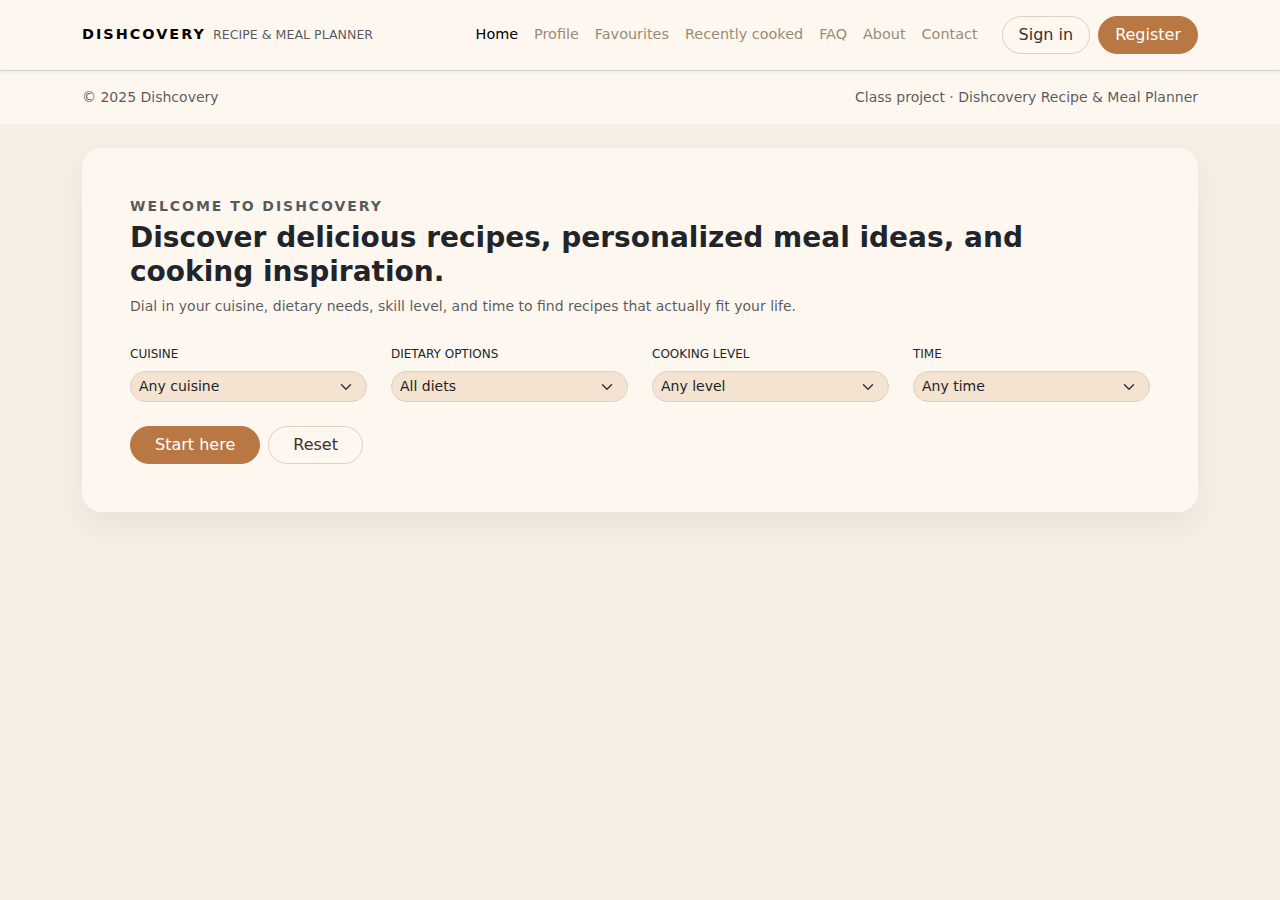
<file: dishcovery_bootstrap/index.html>
<!DOCTYPE html>
<html lang="en">
<head>
  <meta charset="UTF-8">
  <title>Dishcovery · Home</title>
  <meta name="viewport" content="width=device-width, initial-scale=1">
  <link href="https://cdn.jsdelivr.net/npm/bootstrap@5.3.3/dist/css/bootstrap.min.css" rel="stylesheet">
  <link href="assets/css/style.css" rel="stylesheet">
</head>
<body class="bg-page d-flex flex-column min-vh-100">
<!-- Shared Navbar -->
<nav class="navbar navbar-expand-lg shadow-sm bg-dish">
  <div class="container py-2">
    <a class="navbar-brand fw-semibold tracking-wide text-uppercase" href="index.html">
      Dishcovery <span class="fw-normal text-muted small">Recipe &amp; Meal Planner</span>
    </a>
    <button class="navbar-toggler" type="button" data-bs-toggle="collapse" data-bs-target="#mainNav"
            aria-controls="mainNav" aria-expanded="false" aria-label="Toggle navigation">
      <span class="navbar-toggler-icon"></span>
    </button>
    <div class="collapse navbar-collapse" id="mainNav">
      <ul class="navbar-nav ms-auto mb-2 mb-lg-0 me-3">
        <li class="nav-item"><a class="nav-link active" href="index.html">Home</a></li>
        <li class="nav-item"><a class="nav-link" href="profile.html">Profile</a></li>
        <li class="nav-item"><a class="nav-link" href="favorites.html">Favourites</a></li>
        <li class="nav-item"><a class="nav-link" href="recent.html">Recently cooked</a></li>
        <li class="nav-item"><a class="nav-link" href="faq.html">FAQ</a></li>
        <li class="nav-item"><a class="nav-link" href="about.html">About</a></li>
        <li class="nav-item"><a class="nav-link" href="contact.html">Contact</a></li>
      </ul>
      <div class="d-flex gap-2">
        <a href="login.html" class="btn btn-outline-dish rounded-pill px-3">Sign in</a>
        <a href="register.html" class="btn btn-dish rounded-pill px-3">Register</a>
      </div>
    </div>
  </div>
</nav>

<!-- Shared Footer -->
<footer class="border-top bg-dish mt-auto">
  <div class="container py-3 d-flex flex-column flex-md-row justify-content-between small text-muted">
    <span>© 2025 Dishcovery</span>
    <span>Class project · Dishcovery Recipe &amp; Meal Planner</span>
  </div>
</footer>
<main class="flex-grow-1">
  <div class="container py-4">
    <section class="card card-elevated border-0 rounded-4">
      <div class="card-body p-4 p-md-5">
        <p class="text-uppercase small fw-semibold text-muted mb-1 tracking-wide">Welcome to Dishcovery</p>
        <h1 class="h3 mb-2 fw-semibold">Discover delicious recipes, personalized meal ideas, and cooking inspiration.</h1>
        <p class="text-muted small mb-4">Dial in your cuisine, dietary needs, skill level, and time to find recipes that actually fit your life.</p>

        <form class="row gy-3" action="results.html" method="get">
          <div class="col-12 col-md-6 col-lg-3">
            <label class="form-label form-label-sm text-uppercase">Cuisine</label>
            <select class="form-select form-select-sm rounded-pill bg-input" name="cuisine">
              <option value="">Any cuisine</option>
              <option>Italian</option>
              <option>Mexican</option>
              <option>Asian</option>
              <option>Indian</option>
              <option>Mediterranean</option>
            </select>
          </div>
          <div class="col-12 col-md-6 col-lg-3">
            <label class="form-label form-label-sm text-uppercase">Dietary options</label>
            <select class="form-select form-select-sm rounded-pill bg-input" name="diet">
              <option value="">All diets</option>
              <option>Vegetarian</option>
              <option>Vegan</option>
              <option>Gluten-free</option>
              <option>Dairy-free</option>
              <option>High-protein</option>
            </select>
          </div>
          <div class="col-12 col-md-6 col-lg-3">
            <label class="form-label form-label-sm text-uppercase">Cooking level</label>
            <select class="form-select form-select-sm rounded-pill bg-input" name="level">
              <option value="">Any level</option>
              <option>Beginner</option>
              <option>Intermediate</option>
              <option>Advanced</option>
            </select>
          </div>
          <div class="col-12 col-md-6 col-lg-3">
            <label class="form-label form-label-sm text-uppercase">Time</label>
            <select class="form-select form-select-sm rounded-pill bg-input" name="time">
              <option value="">Any time</option>
              <option>Under 15 min</option>
              <option>Under 30 min</option>
              <option>Under 45 min</option>
              <option>Under 60 min</option>
            </select>
          </div>

          <div class="col-12 d-flex gap-2 pt-2">
            <button class="btn btn-dish rounded-pill px-4" type="submit">Start here</button>
            <button class="btn btn-outline-dish rounded-pill px-4" type="reset">Reset</button>
          </div>
        </form>
      </div>
    </section>
  </div>
</main>
  <script src="https://cdn.jsdelivr.net/npm/bootstrap@5.3.3/dist/js/bootstrap.bundle.min.js"></script>
  <script src="assets/js/main.js"></script>
</body>
</html>
</file>
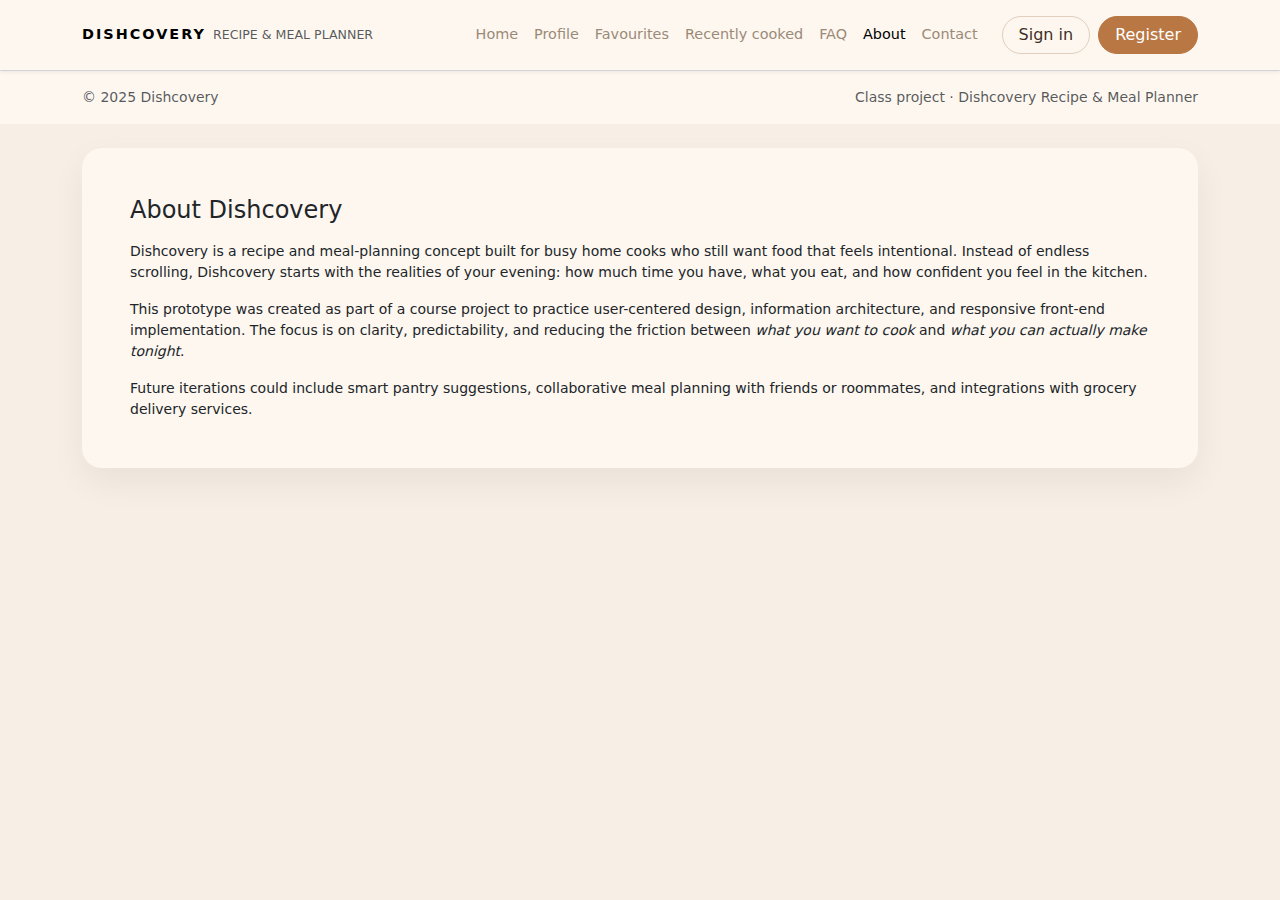
<file: dishcovery_bootstrap/about.html>
<!DOCTYPE html>
<html lang="en">
<head>
  <meta charset="UTF-8">
  <title>Dishcovery · About</title>
  <meta name="viewport" content="width=device-width, initial-scale=1">
  <link href="https://cdn.jsdelivr.net/npm/bootstrap@5.3.3/dist/css/bootstrap.min.css" rel="stylesheet">
  <link href="assets/css/style.css" rel="stylesheet">
</head>
<body class="bg-page d-flex flex-column min-vh-100">
<!-- Shared Navbar -->
<nav class="navbar navbar-expand-lg shadow-sm bg-dish">
  <div class="container py-2">
    <a class="navbar-brand fw-semibold tracking-wide text-uppercase" href="index.html">
      Dishcovery <span class="fw-normal text-muted small">Recipe &amp; Meal Planner</span>
    </a>
    <button class="navbar-toggler" type="button" data-bs-toggle="collapse" data-bs-target="#mainNav"
            aria-controls="mainNav" aria-expanded="false" aria-label="Toggle navigation">
      <span class="navbar-toggler-icon"></span>
    </button>
    <div class="collapse navbar-collapse" id="mainNav">
      <ul class="navbar-nav ms-auto mb-2 mb-lg-0 me-3">
        <li class="nav-item"><a class="nav-link" href="index.html">Home</a></li>
        <li class="nav-item"><a class="nav-link" href="profile.html">Profile</a></li>
        <li class="nav-item"><a class="nav-link" href="favorites.html">Favourites</a></li>
        <li class="nav-item"><a class="nav-link" href="recent.html">Recently cooked</a></li>
        <li class="nav-item"><a class="nav-link" href="faq.html">FAQ</a></li>
        <li class="nav-item"><a class="nav-link active" href="about.html">About</a></li>
        <li class="nav-item"><a class="nav-link" href="contact.html">Contact</a></li>
      </ul>
      <div class="d-flex gap-2">
        <a href="login.html" class="btn btn-outline-dish rounded-pill px-3">Sign in</a>
        <a href="register.html" class="btn btn-dish rounded-pill px-3">Register</a>
      </div>
    </div>
  </div>
</nav>

<!-- Shared Footer -->
<footer class="border-top bg-dish mt-auto">
  <div class="container py-3 d-flex flex-column flex-md-row justify-content-between small text-muted">
    <span>© 2025 Dishcovery</span>
    <span>Class project · Dishcovery Recipe &amp; Meal Planner</span>
  </div>
</footer>
<main class="flex-grow-1">
  <div class="container py-4">
    <section class="card card-elevated border-0 rounded-4">
      <div class="card-body p-4 p-md-5">
        <h1 class="h4 mb-3">About Dishcovery</h1>
        <p class="small mb-3">
          Dishcovery is a recipe and meal-planning concept built for busy home cooks who still want food that feels
          intentional. Instead of endless scrolling, Dishcovery starts with the realities of your evening:
          how much time you have, what you eat, and how confident you feel in the kitchen.
        </p>
        <p class="small mb-3">
          This prototype was created as part of a course project to practice user-centered design, information
          architecture, and responsive front-end implementation. The focus is on clarity, predictability, and
          reducing the friction between <em>what you want to cook</em> and <em>what you can actually make tonight</em>.
        </p>
        <p class="small mb-0">
          Future iterations could include smart pantry suggestions, collaborative meal planning with friends or
          roommates, and integrations with grocery delivery services.
        </p>
      </div>
    </section>
  </div>
</main>
  <script src="https://cdn.jsdelivr.net/npm/bootstrap@5.3.3/dist/js/bootstrap.bundle.min.js"></script>
  <script src="assets/js/main.js"></script>
</body>
</html>
</file>
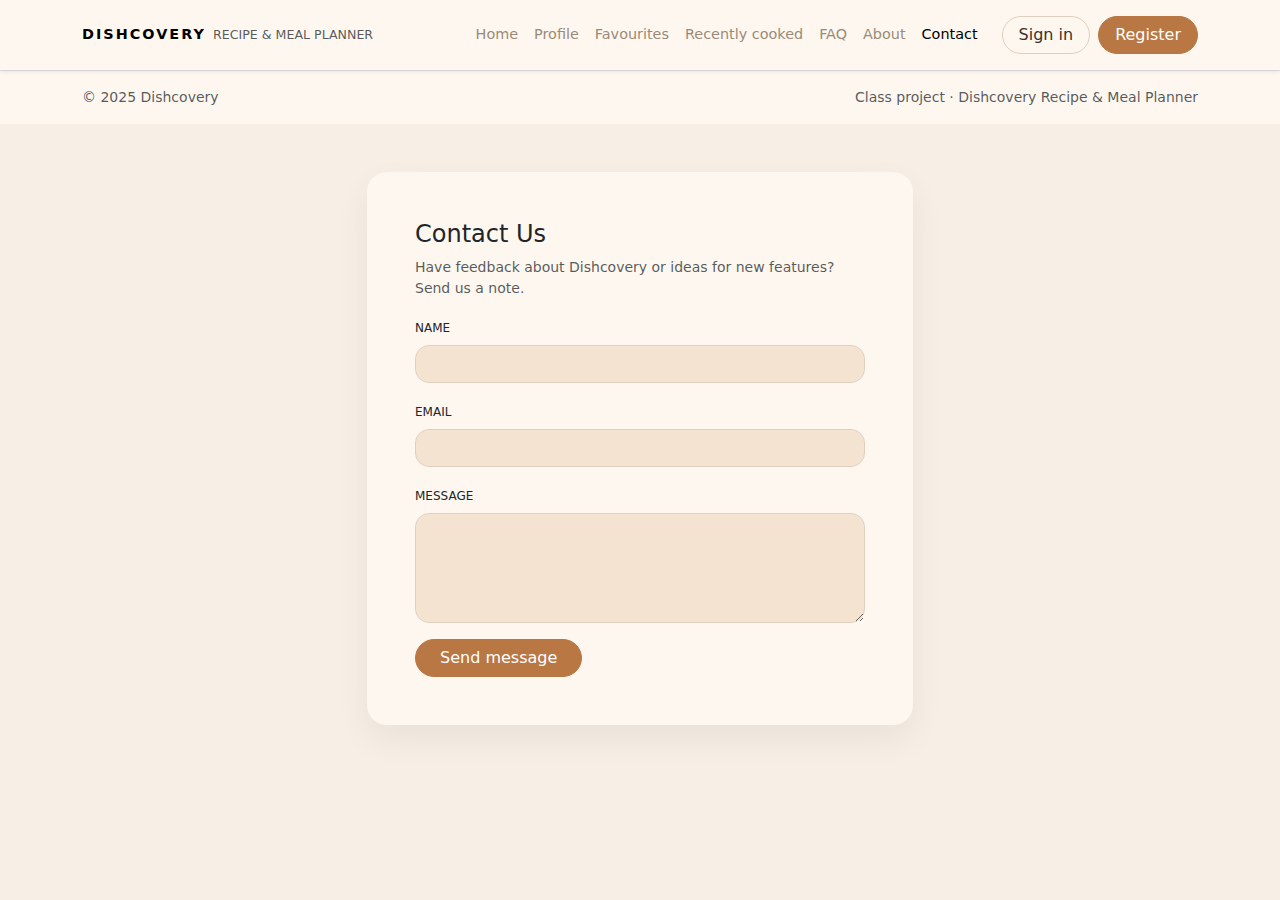
<file: dishcovery_bootstrap/contact.html>
<!DOCTYPE html>
<html lang="en">
<head>
  <meta charset="UTF-8">
  <title>Dishcovery · Contact</title>
  <meta name="viewport" content="width=device-width, initial-scale=1">
  <link href="https://cdn.jsdelivr.net/npm/bootstrap@5.3.3/dist/css/bootstrap.min.css" rel="stylesheet">
  <link href="assets/css/style.css" rel="stylesheet">
</head>
<body class="bg-page d-flex flex-column min-vh-100">
<!-- Shared Navbar -->
<nav class="navbar navbar-expand-lg shadow-sm bg-dish">
  <div class="container py-2">
    <a class="navbar-brand fw-semibold tracking-wide text-uppercase" href="index.html">
      Dishcovery <span class="fw-normal text-muted small">Recipe &amp; Meal Planner</span>
    </a>
    <button class="navbar-toggler" type="button" data-bs-toggle="collapse" data-bs-target="#mainNav"
            aria-controls="mainNav" aria-expanded="false" aria-label="Toggle navigation">
      <span class="navbar-toggler-icon"></span>
    </button>
    <div class="collapse navbar-collapse" id="mainNav">
      <ul class="navbar-nav ms-auto mb-2 mb-lg-0 me-3">
        <li class="nav-item"><a class="nav-link" href="index.html">Home</a></li>
        <li class="nav-item"><a class="nav-link" href="profile.html">Profile</a></li>
        <li class="nav-item"><a class="nav-link" href="favorites.html">Favourites</a></li>
        <li class="nav-item"><a class="nav-link" href="recent.html">Recently cooked</a></li>
        <li class="nav-item"><a class="nav-link" href="faq.html">FAQ</a></li>
        <li class="nav-item"><a class="nav-link" href="about.html">About</a></li>
        <li class="nav-item"><a class="nav-link active" href="contact.html">Contact</a></li>
      </ul>
      <div class="d-flex gap-2">
        <a href="login.html" class="btn btn-outline-dish rounded-pill px-3">Sign in</a>
        <a href="register.html" class="btn btn-dish rounded-pill px-3">Register</a>
      </div>
    </div>
  </div>
</nav>

<!-- Shared Footer -->
<footer class="border-top bg-dish mt-auto">
  <div class="container py-3 d-flex flex-column flex-md-row justify-content-between small text-muted">
    <span>© 2025 Dishcovery</span>
    <span>Class project · Dishcovery Recipe &amp; Meal Planner</span>
  </div>
</footer>
<main class="flex-grow-1">
  <div class="container py-5">
    <div class="row justify-content-center">
      <div class="col-12 col-md-7 col-lg-6">
        <section class="card card-elevated border-0 rounded-4">
          <div class="card-body p-4 p-md-5">
            <h1 class="h4 mb-2">Contact Us</h1>
            <p class="small text-muted mb-3">
              Have feedback about Dishcovery or ideas for new features? Send us a note.
            </p>
            <form>
              <div class="mb-3">
                <label for="contactName" class="form-label form-label-sm text-uppercase">Name</label>
                <input type="text" class="form-control bg-input" id="contactName" required>
              </div>
              <div class="mb-3">
                <label for="contactEmail" class="form-label form-label-sm text-uppercase">Email</label>
                <input type="email" class="form-control bg-input" id="contactEmail" required>
              </div>
              <div class="mb-3">
                <label for="contactMessage" class="form-label form-label-sm text-uppercase">Message</label>
                <textarea class="form-control bg-input" id="contactMessage" rows="4" required></textarea>
              </div>
              <button type="submit" class="btn btn-dish rounded-pill px-4">Send message</button>
            </form>
          </div>
        </section>
      </div>
    </div>
  </div>
</main>
  <script src="https://cdn.jsdelivr.net/npm/bootstrap@5.3.3/dist/js/bootstrap.bundle.min.js"></script>
  <script src="assets/js/main.js"></script>
</body>
</html>
</file>
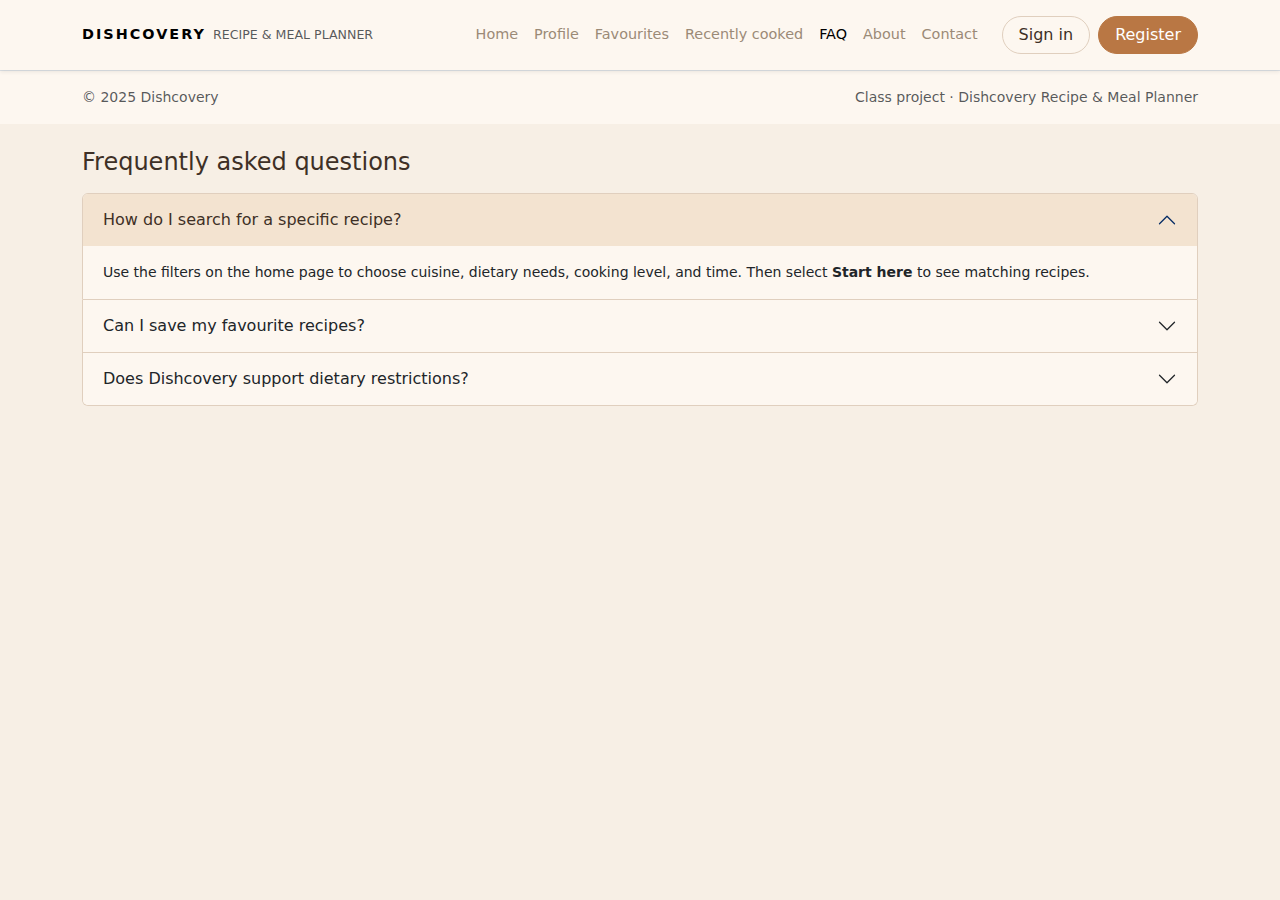
<file: dishcovery_bootstrap/faq.html>
<!DOCTYPE html>
<html lang="en">
<head>
  <meta charset="UTF-8">
  <title>Dishcovery · FAQ</title>
  <meta name="viewport" content="width=device-width, initial-scale=1">
  <link href="https://cdn.jsdelivr.net/npm/bootstrap@5.3.3/dist/css/bootstrap.min.css" rel="stylesheet">
  <link href="assets/css/style.css" rel="stylesheet">
</head>
<body class="bg-page d-flex flex-column min-vh-100">
<!-- Shared Navbar -->
<nav class="navbar navbar-expand-lg shadow-sm bg-dish">
  <div class="container py-2">
    <a class="navbar-brand fw-semibold tracking-wide text-uppercase" href="index.html">
      Dishcovery <span class="fw-normal text-muted small">Recipe &amp; Meal Planner</span>
    </a>
    <button class="navbar-toggler" type="button" data-bs-toggle="collapse" data-bs-target="#mainNav"
            aria-controls="mainNav" aria-expanded="false" aria-label="Toggle navigation">
      <span class="navbar-toggler-icon"></span>
    </button>
    <div class="collapse navbar-collapse" id="mainNav">
      <ul class="navbar-nav ms-auto mb-2 mb-lg-0 me-3">
        <li class="nav-item"><a class="nav-link" href="index.html">Home</a></li>
        <li class="nav-item"><a class="nav-link" href="profile.html">Profile</a></li>
        <li class="nav-item"><a class="nav-link" href="favorites.html">Favourites</a></li>
        <li class="nav-item"><a class="nav-link" href="recent.html">Recently cooked</a></li>
        <li class="nav-item"><a class="nav-link active" href="faq.html">FAQ</a></li>
        <li class="nav-item"><a class="nav-link" href="about.html">About</a></li>
        <li class="nav-item"><a class="nav-link" href="contact.html">Contact</a></li>
      </ul>
      <div class="d-flex gap-2">
        <a href="login.html" class="btn btn-outline-dish rounded-pill px-3">Sign in</a>
        <a href="register.html" class="btn btn-dish rounded-pill px-3">Register</a>
      </div>
    </div>
  </div>
</nav>

<!-- Shared Footer -->
<footer class="border-top bg-dish mt-auto">
  <div class="container py-3 d-flex flex-column flex-md-row justify-content-between small text-muted">
    <span>© 2025 Dishcovery</span>
    <span>Class project · Dishcovery Recipe &amp; Meal Planner</span>
  </div>
</footer>
<main class="flex-grow-1">
  <div class="container py-4">
    <h1 class="h4 mb-3">Frequently asked questions</h1>
    <div class="accordion" id="faqAccordion">
      <div class="accordion-item">
        <h2 class="accordion-header" id="faq1-heading">
          <button class="accordion-button" type="button" data-bs-toggle="collapse" data-bs-target="#faq1" aria-expanded="true" aria-controls="faq1">
            How do I search for a specific recipe?
          </button>
        </h2>
        <div id="faq1" class="accordion-collapse collapse show" aria-labelledby="faq1-heading" data-bs-parent="#faqAccordion">
          <div class="accordion-body small">
            Use the filters on the home page to choose cuisine, dietary needs, cooking level, and time.
            Then select <strong>Start here</strong> to see matching recipes.
          </div>
        </div>
      </div>

      <div class="accordion-item">
        <h2 class="accordion-header" id="faq2-heading">
          <button class="accordion-button collapsed" type="button" data-bs-toggle="collapse" data-bs-target="#faq2" aria-expanded="false" aria-controls="faq2">
            Can I save my favourite recipes?
          </button>
        </h2>
        <div id="faq2" class="accordion-collapse collapse" aria-labelledby="faq2-heading" data-bs-parent="#faqAccordion">
          <div class="accordion-body small">
            Yes. After you create an account and sign in, select <strong>Save to favourites</strong> on any recipe.
            Your saved recipes will appear on the <strong>Favourites</strong> page.
          </div>
        </div>
      </div>

      <div class="accordion-item">
        <h2 class="accordion-header" id="faq3-heading">
          <button class="accordion-button collapsed" type="button" data-bs-toggle="collapse" data-bs-target="#faq3" aria-expanded="false" aria-controls="faq3">
            Does Dishcovery support dietary restrictions?
          </button>
        </h2>
        <div id="faq3" class="accordion-collapse collapse" aria-labelledby="faq3-heading" data-bs-parent="#faqAccordion">
          <div class="accordion-body small">
            Yes. Use the <strong>Dietary options</strong> filter for vegetarian, vegan, gluten-free, dairy-free, and more.
            Future versions will add allergy-specific filters.
          </div>
        </div>
      </div>
    </div>
  </div>
</main>
  <script src="https://cdn.jsdelivr.net/npm/bootstrap@5.3.3/dist/js/bootstrap.bundle.min.js"></script>
  <script src="assets/js/main.js"></script>
</body>
</html>
</file>
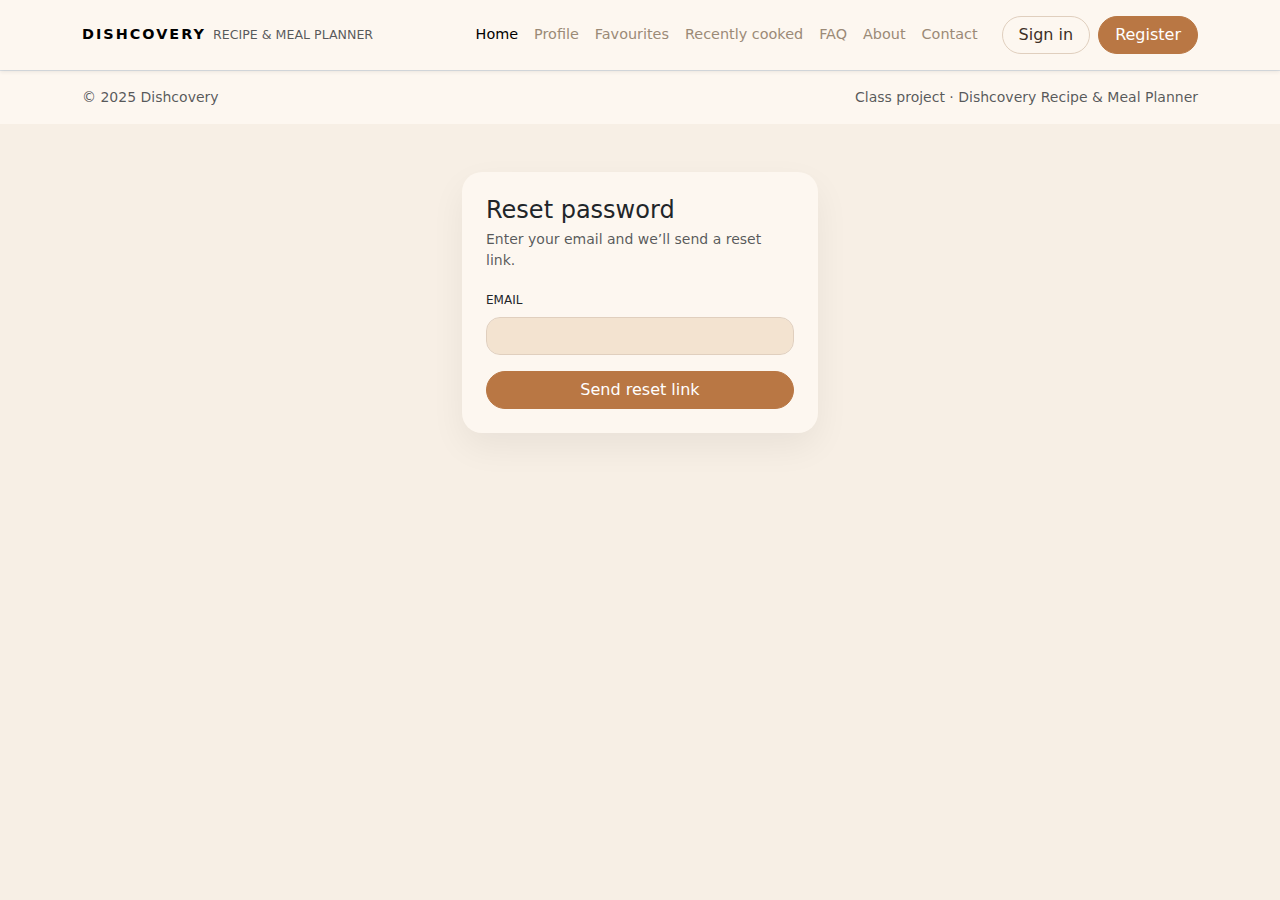
<file: dishcovery_bootstrap/forgot.html>
<!DOCTYPE html>
<html lang="en">
<head>
  <meta charset="UTF-8">
  <title>Dishcovery · Reset Password</title>
  <meta name="viewport" content="width=device-width, initial-scale=1">
  <link href="https://cdn.jsdelivr.net/npm/bootstrap@5.3.3/dist/css/bootstrap.min.css" rel="stylesheet">
  <link href="assets/css/style.css" rel="stylesheet">
</head>
<body class="bg-page d-flex flex-column min-vh-100">
<!-- Shared Navbar -->
<nav class="navbar navbar-expand-lg shadow-sm bg-dish">
  <div class="container py-2">
    <a class="navbar-brand fw-semibold tracking-wide text-uppercase" href="index.html">
      Dishcovery <span class="fw-normal text-muted small">Recipe &amp; Meal Planner</span>
    </a>
    <button class="navbar-toggler" type="button" data-bs-toggle="collapse" data-bs-target="#mainNav"
            aria-controls="mainNav" aria-expanded="false" aria-label="Toggle navigation">
      <span class="navbar-toggler-icon"></span>
    </button>
    <div class="collapse navbar-collapse" id="mainNav">
      <ul class="navbar-nav ms-auto mb-2 mb-lg-0 me-3">
        <li class="nav-item"><a class="nav-link active" href="index.html">Home</a></li>
        <li class="nav-item"><a class="nav-link" href="profile.html">Profile</a></li>
        <li class="nav-item"><a class="nav-link" href="favorites.html">Favourites</a></li>
        <li class="nav-item"><a class="nav-link" href="recent.html">Recently cooked</a></li>
        <li class="nav-item"><a class="nav-link" href="faq.html">FAQ</a></li>
        <li class="nav-item"><a class="nav-link" href="about.html">About</a></li>
        <li class="nav-item"><a class="nav-link" href="contact.html">Contact</a></li>
      </ul>
      <div class="d-flex gap-2">
        <a href="login.html" class="btn btn-outline-dish rounded-pill px-3">Sign in</a>
        <a href="register.html" class="btn btn-dish rounded-pill px-3">Register</a>
      </div>
    </div>
  </div>
</nav>

<!-- Shared Footer -->
<footer class="border-top bg-dish mt-auto">
  <div class="container py-3 d-flex flex-column flex-md-row justify-content-between small text-muted">
    <span>© 2025 Dishcovery</span>
    <span>Class project · Dishcovery Recipe &amp; Meal Planner</span>
  </div>
</footer>
<main class="flex-grow-1">
  <div class="container py-5">
    <div class="row justify-content-center">
      <div class="col-12 col-md-6 col-lg-4">
        <section class="card card-elevated border-0 rounded-4">
          <div class="card-body p-4">
            <h1 class="h4 mb-1">Reset password</h1>
            <p class="small text-muted mb-3">Enter your email and we’ll send a reset link.</p>
            <form>
              <div class="mb-3">
                <label for="resetEmail" class="form-label form-label-sm text-uppercase">Email</label>
                <input type="email" class="form-control bg-input" id="resetEmail" required>
              </div>
              <button type="submit" class="btn btn-dish w-100 rounded-pill">Send reset link</button>
            </form>
          </div>
        </section>
      </div>
    </div>
  </div>
</main>
  <script src="https://cdn.jsdelivr.net/npm/bootstrap@5.3.3/dist/js/bootstrap.bundle.min.js"></script>
  <script src="assets/js/main.js"></script>
</body>
</html>
</file>
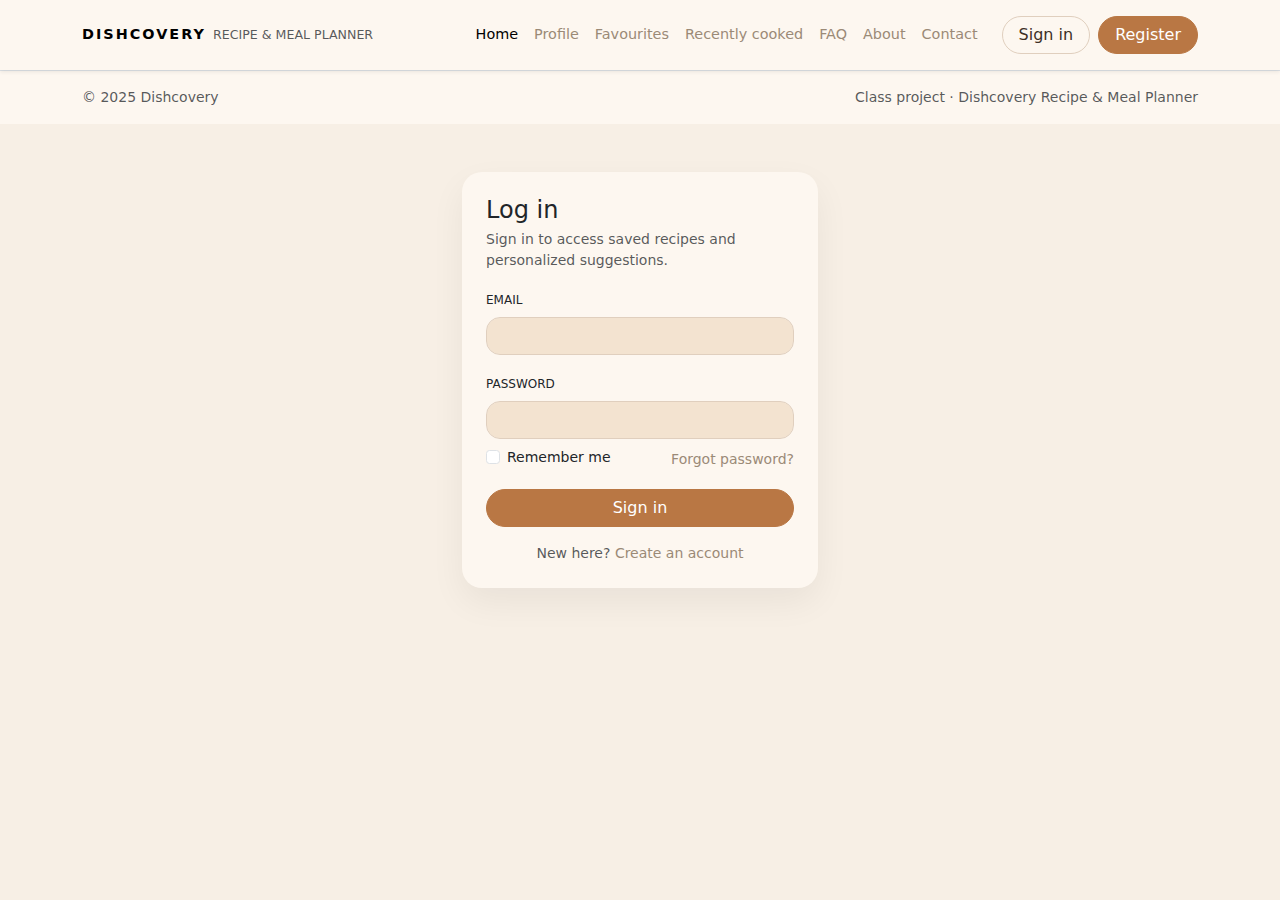
<file: dishcovery_bootstrap/login.html>
<!DOCTYPE html>
<html lang="en">
<head>
  <meta charset="UTF-8">
  <title>Dishcovery · Login</title>
  <meta name="viewport" content="width=device-width, initial-scale=1">
  <link href="https://cdn.jsdelivr.net/npm/bootstrap@5.3.3/dist/css/bootstrap.min.css" rel="stylesheet">
  <link href="assets/css/style.css" rel="stylesheet">
</head>
<body class="bg-page d-flex flex-column min-vh-100">
<!-- Shared Navbar -->
<nav class="navbar navbar-expand-lg shadow-sm bg-dish">
  <div class="container py-2">
    <a class="navbar-brand fw-semibold tracking-wide text-uppercase" href="index.html">
      Dishcovery <span class="fw-normal text-muted small">Recipe &amp; Meal Planner</span>
    </a>
    <button class="navbar-toggler" type="button" data-bs-toggle="collapse" data-bs-target="#mainNav"
            aria-controls="mainNav" aria-expanded="false" aria-label="Toggle navigation">
      <span class="navbar-toggler-icon"></span>
    </button>
    <div class="collapse navbar-collapse" id="mainNav">
      <ul class="navbar-nav ms-auto mb-2 mb-lg-0 me-3">
        <li class="nav-item"><a class="nav-link active" href="index.html">Home</a></li>
        <li class="nav-item"><a class="nav-link" href="profile.html">Profile</a></li>
        <li class="nav-item"><a class="nav-link" href="favorites.html">Favourites</a></li>
        <li class="nav-item"><a class="nav-link" href="recent.html">Recently cooked</a></li>
        <li class="nav-item"><a class="nav-link" href="faq.html">FAQ</a></li>
        <li class="nav-item"><a class="nav-link" href="about.html">About</a></li>
        <li class="nav-item"><a class="nav-link" href="contact.html">Contact</a></li>
      </ul>
      <div class="d-flex gap-2">
        <a href="login.html" class="btn btn-outline-dish rounded-pill px-3">Sign in</a>
        <a href="register.html" class="btn btn-dish rounded-pill px-3">Register</a>
      </div>
    </div>
  </div>
</nav>

<!-- Shared Footer -->
<footer class="border-top bg-dish mt-auto">
  <div class="container py-3 d-flex flex-column flex-md-row justify-content-between small text-muted">
    <span>© 2025 Dishcovery</span>
    <span>Class project · Dishcovery Recipe &amp; Meal Planner</span>
  </div>
</footer>
<main class="flex-grow-1">
  <div class="container py-5">
    <div class="row justify-content-center">
      <div class="col-12 col-md-6 col-lg-4">
        <section class="card card-elevated border-0 rounded-4">
          <div class="card-body p-4">
            <h1 class="h4 mb-1">Log in</h1>
            <p class="small text-muted mb-3">Sign in to access saved recipes and personalized suggestions.</p>
            <form>
              <div class="mb-3">
                <label for="loginEmail" class="form-label form-label-sm text-uppercase">Email</label>
                <input type="email" class="form-control bg-input" id="loginEmail" required>
              </div>
              <div class="mb-2">
                <label for="loginPassword" class="form-label form-label-sm text-uppercase">Password</label>
                <input type="password" class="form-control bg-input" id="loginPassword" required>
              </div>
              <div class="d-flex justify-content-between align-items-center mb-3 small">
                <div class="form-check">
                  <input class="form-check-input" type="checkbox" id="rememberMe">
                  <label class="form-check-label" for="rememberMe">Remember me</label>
                </div>
                <a href="forgot.html" class="link-muted">Forgot password?</a>
              </div>
              <button type="submit" class="btn btn-dish w-100 rounded-pill">Sign in</button>
            </form>
            <p class="small text-muted text-center mt-3 mb-0">
              New here? <a href="register.html" class="link-muted">Create an account</a>
            </p>
          </div>
        </section>
      </div>
    </div>
  </div>
</main>
  <script src="https://cdn.jsdelivr.net/npm/bootstrap@5.3.3/dist/js/bootstrap.bundle.min.js"></script>
  <script src="assets/js/main.js"></script>
</body>
</html>
</file>
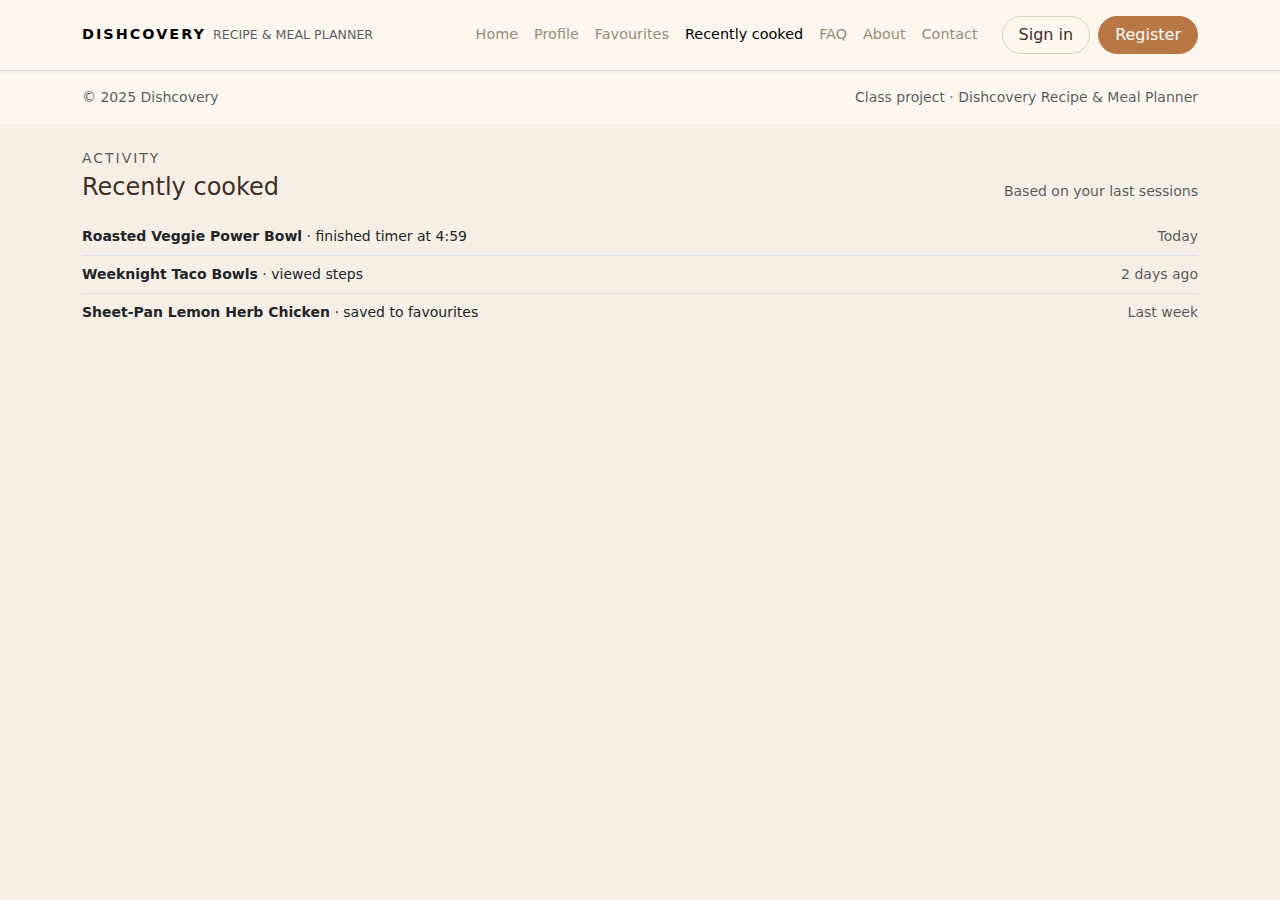
<file: dishcovery_bootstrap/recent.html>
<!DOCTYPE html>
<html lang="en">
<head>
  <meta charset="UTF-8">
  <title>Dishcovery · Recently Cooked</title>
  <meta name="viewport" content="width=device-width, initial-scale=1">
  <link href="https://cdn.jsdelivr.net/npm/bootstrap@5.3.3/dist/css/bootstrap.min.css" rel="stylesheet">
  <link href="assets/css/style.css" rel="stylesheet">
</head>
<body class="bg-page d-flex flex-column min-vh-100">
<!-- Shared Navbar -->
<nav class="navbar navbar-expand-lg shadow-sm bg-dish">
  <div class="container py-2">
    <a class="navbar-brand fw-semibold tracking-wide text-uppercase" href="index.html">
      Dishcovery <span class="fw-normal text-muted small">Recipe &amp; Meal Planner</span>
    </a>
    <button class="navbar-toggler" type="button" data-bs-toggle="collapse" data-bs-target="#mainNav"
            aria-controls="mainNav" aria-expanded="false" aria-label="Toggle navigation">
      <span class="navbar-toggler-icon"></span>
    </button>
    <div class="collapse navbar-collapse" id="mainNav">
      <ul class="navbar-nav ms-auto mb-2 mb-lg-0 me-3">
        <li class="nav-item"><a class="nav-link" href="index.html">Home</a></li>
        <li class="nav-item"><a class="nav-link" href="profile.html">Profile</a></li>
        <li class="nav-item"><a class="nav-link" href="favorites.html">Favourites</a></li>
        <li class="nav-item"><a class="nav-link active" href="recent.html">Recently cooked</a></li>
        <li class="nav-item"><a class="nav-link" href="faq.html">FAQ</a></li>
        <li class="nav-item"><a class="nav-link" href="about.html">About</a></li>
        <li class="nav-item"><a class="nav-link" href="contact.html">Contact</a></li>
      </ul>
      <div class="d-flex gap-2">
        <a href="login.html" class="btn btn-outline-dish rounded-pill px-3">Sign in</a>
        <a href="register.html" class="btn btn-dish rounded-pill px-3">Register</a>
      </div>
    </div>
  </div>
</nav>

<!-- Shared Footer -->
<footer class="border-top bg-dish mt-auto">
  <div class="container py-3 d-flex flex-column flex-md-row justify-content-between small text-muted">
    <span>© 2025 Dishcovery</span>
    <span>Class project · Dishcovery Recipe &amp; Meal Planner</span>
  </div>
</footer>
<main class="flex-grow-1">
  <div class="container py-4">
    <div class="d-flex justify-content-between align-items-end mb-3">
      <div>
        <p class="text-uppercase small text-muted mb-1 tracking-wide">Activity</p>
        <h1 class="h4 mb-0">Recently cooked</h1>
      </div>
      <span class="small text-muted">Based on your last sessions</span>
    </div>

    <ul class="list-group list-group-flush small">
      <li class="list-group-item bg-transparent px-0 d-flex justify-content-between align-items-center">
        <span><strong>Roasted Veggie Power Bowl</strong> · finished timer at 4:59</span>
        <span class="text-muted">Today</span>
      </li>
      <li class="list-group-item bg-transparent px-0 d-flex justify-content-between align-items-center">
        <span><strong>Weeknight Taco Bowls</strong> · viewed steps</span>
        <span class="text-muted">2 days ago</span>
      </li>
      <li class="list-group-item bg-transparent px-0 d-flex justify-content-between align-items-center">
        <span><strong>Sheet-Pan Lemon Herb Chicken</strong> · saved to favourites</span>
        <span class="text-muted">Last week</span>
      </li>
    </ul>
  </div>
</main>
  <script src="https://cdn.jsdelivr.net/npm/bootstrap@5.3.3/dist/js/bootstrap.bundle.min.js"></script>
  <script src="assets/js/main.js"></script>
</body>
</html>
</file>
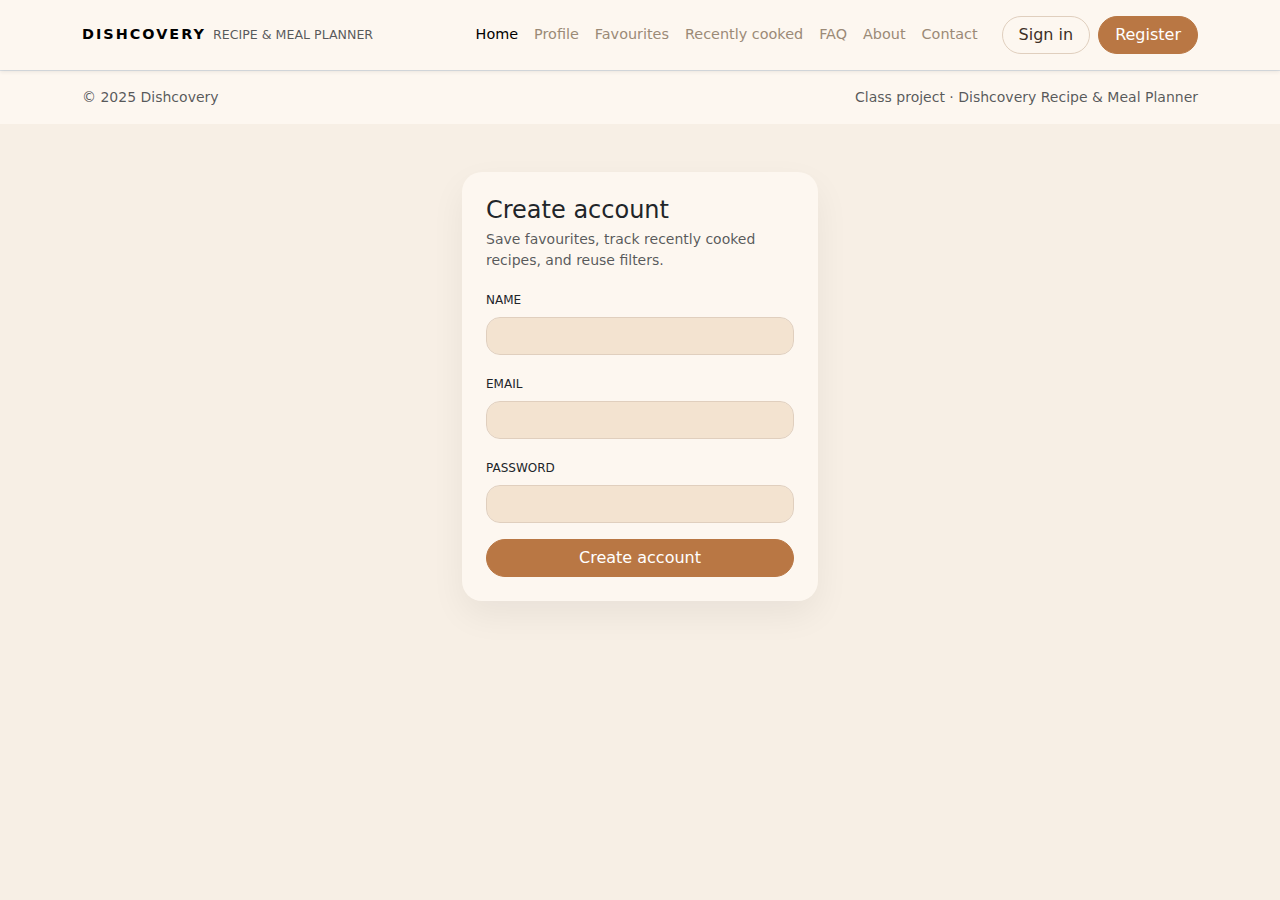
<file: dishcovery_bootstrap/register.html>
<!DOCTYPE html>
<html lang="en">
<head>
  <meta charset="UTF-8">
  <title>Dishcovery · Register</title>
  <meta name="viewport" content="width=device-width, initial-scale=1">
  <link href="https://cdn.jsdelivr.net/npm/bootstrap@5.3.3/dist/css/bootstrap.min.css" rel="stylesheet">
  <link href="assets/css/style.css" rel="stylesheet">
</head>
<body class="bg-page d-flex flex-column min-vh-100">
<!-- Shared Navbar -->
<nav class="navbar navbar-expand-lg shadow-sm bg-dish">
  <div class="container py-2">
    <a class="navbar-brand fw-semibold tracking-wide text-uppercase" href="index.html">
      Dishcovery <span class="fw-normal text-muted small">Recipe &amp; Meal Planner</span>
    </a>
    <button class="navbar-toggler" type="button" data-bs-toggle="collapse" data-bs-target="#mainNav"
            aria-controls="mainNav" aria-expanded="false" aria-label="Toggle navigation">
      <span class="navbar-toggler-icon"></span>
    </button>
    <div class="collapse navbar-collapse" id="mainNav">
      <ul class="navbar-nav ms-auto mb-2 mb-lg-0 me-3">
        <li class="nav-item"><a class="nav-link active" href="index.html">Home</a></li>
        <li class="nav-item"><a class="nav-link" href="profile.html">Profile</a></li>
        <li class="nav-item"><a class="nav-link" href="favorites.html">Favourites</a></li>
        <li class="nav-item"><a class="nav-link" href="recent.html">Recently cooked</a></li>
        <li class="nav-item"><a class="nav-link" href="faq.html">FAQ</a></li>
        <li class="nav-item"><a class="nav-link" href="about.html">About</a></li>
        <li class="nav-item"><a class="nav-link" href="contact.html">Contact</a></li>
      </ul>
      <div class="d-flex gap-2">
        <a href="login.html" class="btn btn-outline-dish rounded-pill px-3">Sign in</a>
        <a href="register.html" class="btn btn-dish rounded-pill px-3">Register</a>
      </div>
    </div>
  </div>
</nav>

<!-- Shared Footer -->
<footer class="border-top bg-dish mt-auto">
  <div class="container py-3 d-flex flex-column flex-md-row justify-content-between small text-muted">
    <span>© 2025 Dishcovery</span>
    <span>Class project · Dishcovery Recipe &amp; Meal Planner</span>
  </div>
</footer>
<main class="flex-grow-1">
  <div class="container py-5">
    <div class="row justify-content-center">
      <div class="col-12 col-md-6 col-lg-4">
        <section class="card card-elevated border-0 rounded-4">
          <div class="card-body p-4">
            <h1 class="h4 mb-1">Create account</h1>
            <p class="small text-muted mb-3">Save favourites, track recently cooked recipes, and reuse filters.</p>
            <form>
              <div class="mb-3">
                <label for="regName" class="form-label form-label-sm text-uppercase">Name</label>
                <input type="text" class="form-control bg-input" id="regName" required>
              </div>
              <div class="mb-3">
                <label for="regEmail" class="form-label form-label-sm text-uppercase">Email</label>
                <input type="email" class="form-control bg-input" id="regEmail" required>
              </div>
              <div class="mb-3">
                <label for="regPassword" class="form-label form-label-sm text-uppercase">Password</label>
                <input type="password" class="form-control bg-input" id="regPassword" required>
              </div>
              <button type="submit" class="btn btn-dish w-100 rounded-pill">Create account</button>
            </form>
          </div>
        </section>
      </div>
    </div>
  </div>
</main>
  <script src="https://cdn.jsdelivr.net/npm/bootstrap@5.3.3/dist/js/bootstrap.bundle.min.js"></script>
  <script src="assets/js/main.js"></script>
</body>
</html>
</file>
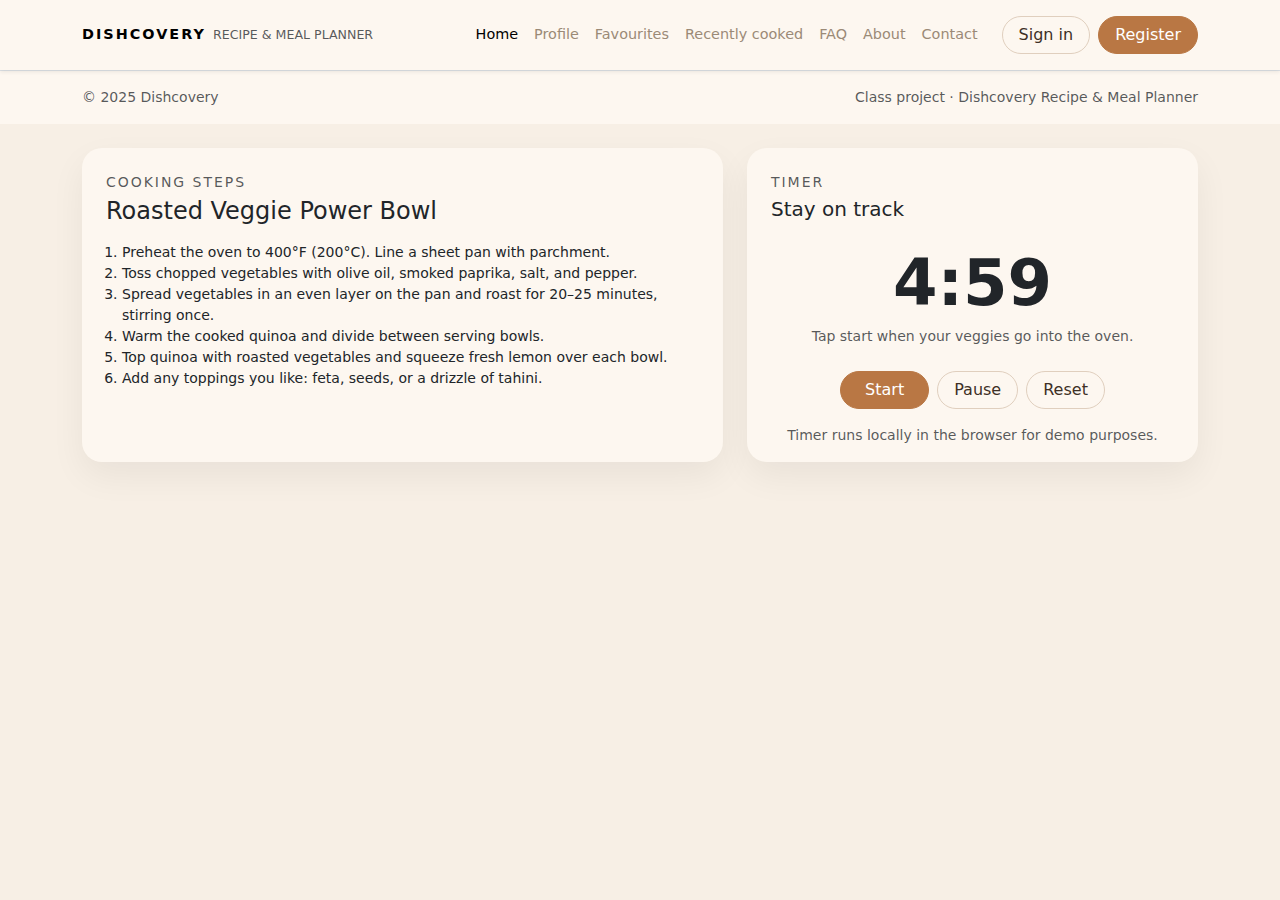
<file: dishcovery_bootstrap/steps.html>
<!DOCTYPE html>
<html lang="en">
<head>
  <meta charset="UTF-8">
  <title>Dishcovery · Cooking Steps</title>
  <meta name="viewport" content="width=device-width, initial-scale=1">
  <link href="https://cdn.jsdelivr.net/npm/bootstrap@5.3.3/dist/css/bootstrap.min.css" rel="stylesheet">
  <link href="assets/css/style.css" rel="stylesheet">
</head>
<body class="bg-page d-flex flex-column min-vh-100">
<!-- Shared Navbar -->
<nav class="navbar navbar-expand-lg shadow-sm bg-dish">
  <div class="container py-2">
    <a class="navbar-brand fw-semibold tracking-wide text-uppercase" href="index.html">
      Dishcovery <span class="fw-normal text-muted small">Recipe &amp; Meal Planner</span>
    </a>
    <button class="navbar-toggler" type="button" data-bs-toggle="collapse" data-bs-target="#mainNav"
            aria-controls="mainNav" aria-expanded="false" aria-label="Toggle navigation">
      <span class="navbar-toggler-icon"></span>
    </button>
    <div class="collapse navbar-collapse" id="mainNav">
      <ul class="navbar-nav ms-auto mb-2 mb-lg-0 me-3">
        <li class="nav-item"><a class="nav-link active" href="index.html">Home</a></li>
        <li class="nav-item"><a class="nav-link" href="profile.html">Profile</a></li>
        <li class="nav-item"><a class="nav-link" href="favorites.html">Favourites</a></li>
        <li class="nav-item"><a class="nav-link" href="recent.html">Recently cooked</a></li>
        <li class="nav-item"><a class="nav-link" href="faq.html">FAQ</a></li>
        <li class="nav-item"><a class="nav-link" href="about.html">About</a></li>
        <li class="nav-item"><a class="nav-link" href="contact.html">Contact</a></li>
      </ul>
      <div class="d-flex gap-2">
        <a href="login.html" class="btn btn-outline-dish rounded-pill px-3">Sign in</a>
        <a href="register.html" class="btn btn-dish rounded-pill px-3">Register</a>
      </div>
    </div>
  </div>
</nav>

<!-- Shared Footer -->
<footer class="border-top bg-dish mt-auto">
  <div class="container py-3 d-flex flex-column flex-md-row justify-content-between small text-muted">
    <span>© 2025 Dishcovery</span>
    <span>Class project · Dishcovery Recipe &amp; Meal Planner</span>
  </div>
</footer>
<main class="flex-grow-1">
  <div class="container py-4">
    <div class="row g-4">
      <div class="col-12 col-lg-7">
        <section class="card card-elevated border-0 rounded-4 h-100">
          <div class="card-body p-4">
            <p class="text-uppercase small text-muted mb-1 tracking-wide">Cooking steps</p>
            <h1 class="h4 mb-3">Roasted Veggie Power Bowl</h1>
            <ol class="small mb-0 ps-3">
              <li>Preheat the oven to 400°F (200°C). Line a sheet pan with parchment.</li>
              <li>Toss chopped vegetables with olive oil, smoked paprika, salt, and pepper.</li>
              <li>Spread vegetables in an even layer on the pan and roast for 20–25 minutes, stirring once.</li>
              <li>Warm the cooked quinoa and divide between serving bowls.</li>
              <li>Top quinoa with roasted vegetables and squeeze fresh lemon over each bowl.</li>
              <li>Add any toppings you like: feta, seeds, or a drizzle of tahini.</li>
            </ol>
          </div>
        </section>
      </div>
      <div class="col-12 col-lg-5">
        <section class="card card-elevated border-0 rounded-4 h-100 d-flex flex-column justify-content-between">
          <div class="card-body p-4 pb-3">
            <p class="text-uppercase small text-muted mb-1 tracking-wide">Timer</p>
            <h2 class="h5 mb-4">Stay on track</h2>
            <div class="display-3 fw-semibold text-center mb-1" id="cook-timer">04:59</div>
            <p class="text-center small text-muted mb-4">Tap start when your veggies go into the oven.</p>
            <div class="d-flex justify-content-center gap-2">
              <button class="btn btn-dish rounded-pill px-4" id="timer-start">Start</button>
              <button class="btn btn-outline-dish rounded-pill px-3" id="timer-pause">Pause</button>
              <button class="btn btn-outline-dish rounded-pill px-3" id="timer-reset">Reset</button>
            </div>
          </div>
          <div class="card-footer bg-transparent border-0 pt-0 pb-3 text-center small text-muted">
            Timer runs locally in the browser for demo purposes.
          </div>
        </section>
      </div>
    </div>
  </div>
</main>
  <script src="https://cdn.jsdelivr.net/npm/bootstrap@5.3.3/dist/js/bootstrap.bundle.min.js"></script>
  <script src="assets/js/main.js"></script>
</body>
</html>
</file>
<file: dishcovery_bootstrap/assets/css/style.css>
/* Dishcovery Bootstrap Theme */
/* Base colors inspired by your Figma: warm neutral background + soft cards */

:root {
  --dish-page: #f7efe5;
  --dish-surface: #fdf7f0;
  --dish-surface-alt: #f3e3d0;
  --dish-primary: #b97744;
  --dish-primary-dark: #8a5630;
  --dish-text: #3e3026;
  --dish-muted: #9b8a77;
  --dish-border: #e0cfbe;
  --dish-radius-lg: 20px;
  --dish-radius-md: 14px;
  --dish-shadow-soft: 0 14px 35px rgba(0, 0, 0, 0.06);
}

body.bg-page {
  background-color: var(--dish-page);
  color: var(--dish-text);
}

/* Navbar + footer */

.bg-dish {
  background-color: var(--dish-surface) !important;
}

.navbar-brand {
  letter-spacing: 0.16em;
  font-size: 0.9rem;
}

.navbar-brand span {
  letter-spacing: 0;
}

.nav-link {
  font-size: 0.9rem;
  color: var(--dish-muted);
}

.nav-link.active,
.nav-link:hover {
  color: var(--dish-text);
}

.btn-dish {
  --bs-btn-bg: var(--dish-primary);
  --bs-btn-border-color: var(--dish-primary);
  --bs-btn-color: #fff;
  --bs-btn-hover-bg: var(--dish-primary-dark);
  --bs-btn-hover-border-color: var(--dish-primary-dark);
  --bs-btn-active-bg: var(--dish-primary-dark);
  --bs-btn-active-border-color: var(--dish-primary-dark);
}

.btn-outline-dish {
  --bs-btn-color: var(--dish-text);
  --bs-btn-border-color: var(--dish-border);
  --bs-btn-hover-bg: var(--dish-surface-alt);
  --bs-btn-hover-border-color: var(--dish-border);
}

/* Utility */

.tracking-wide {
  letter-spacing: 0.14em;
}

.link-muted {
  color: var(--dish-muted);
  text-decoration: none;
}

.link-muted:hover {
  color: var(--dish-text);
  text-decoration: underline;
}

/* Cards */

.card-elevated {
  background-color: var(--dish-surface);
  box-shadow: var(--dish-shadow-soft);
  border-radius: var(--dish-radius-lg);
}

.bg-input {
  background-color: var(--dish-surface-alt);
  border-radius: var(--dish-radius-md);
  border-color: var(--dish-border);
}

.bg-input:focus {
  border-color: var(--dish-primary);
  box-shadow: 0 0 0 0.1rem rgba(185, 119, 68, 0.25);
}

.form-label-sm {
  font-size: 0.75rem;
}

.bg-placeholder {
  background: linear-gradient(120deg, #f1decb, #f8eee4);
}

/* Outline tag style badge */

.bg-outline-tag {
  background-color: transparent;
  border: 1px solid var(--dish-border);
}

/* Timer */

#cook-timer {
  font-variant-numeric: tabular-nums;
}

/* Make Bootstrap's rounded utilities match our softer radius a bit more */

.rounded-4 {
  border-radius: var(--dish-radius-lg) !important;
}

/* Accordion tweaks for FAQ */

.accordion-button {
  background-color: var(--dish-surface);
}

.accordion-item {
  background-color: var(--dish-surface);
  border-color: var(--dish-border);
}

.accordion-button:not(.collapsed) {
  color: var(--dish-text);
  background-color: var(--dish-surface-alt);
  box-shadow: none;
}
</file>
